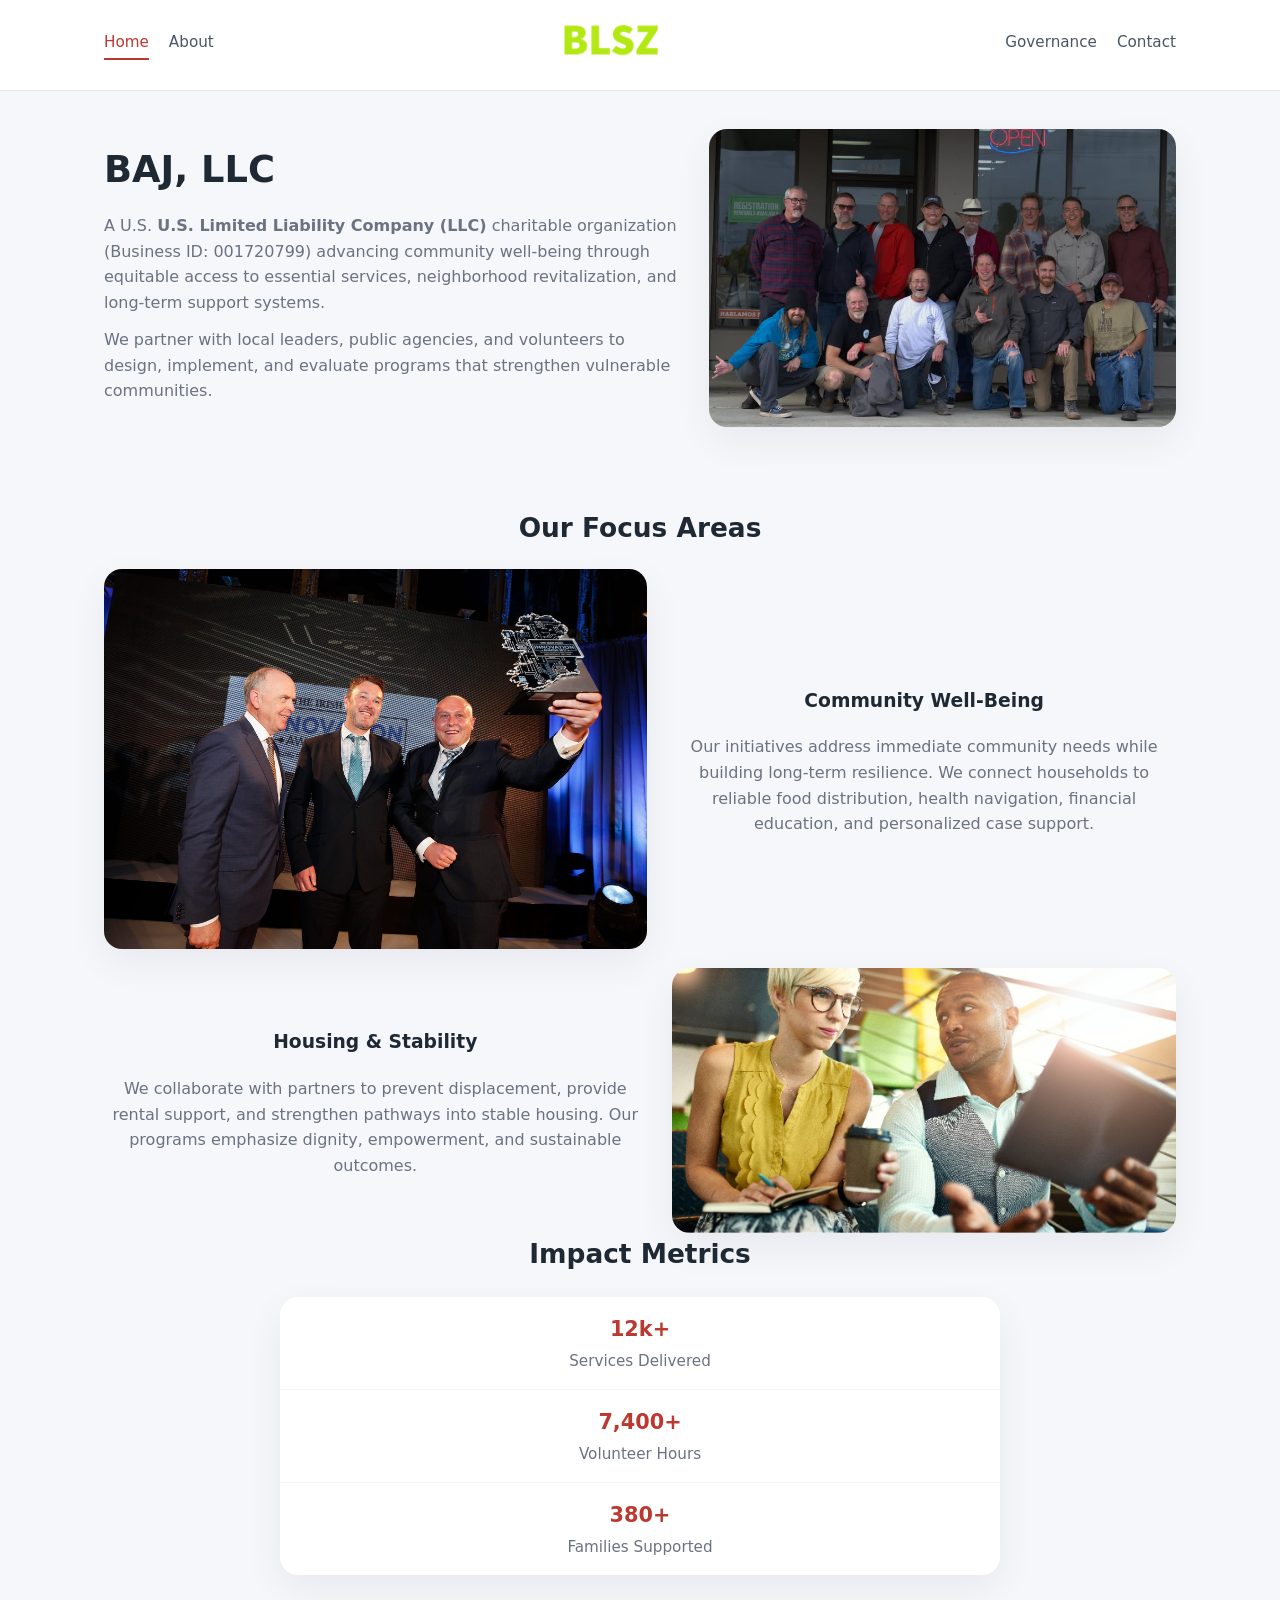
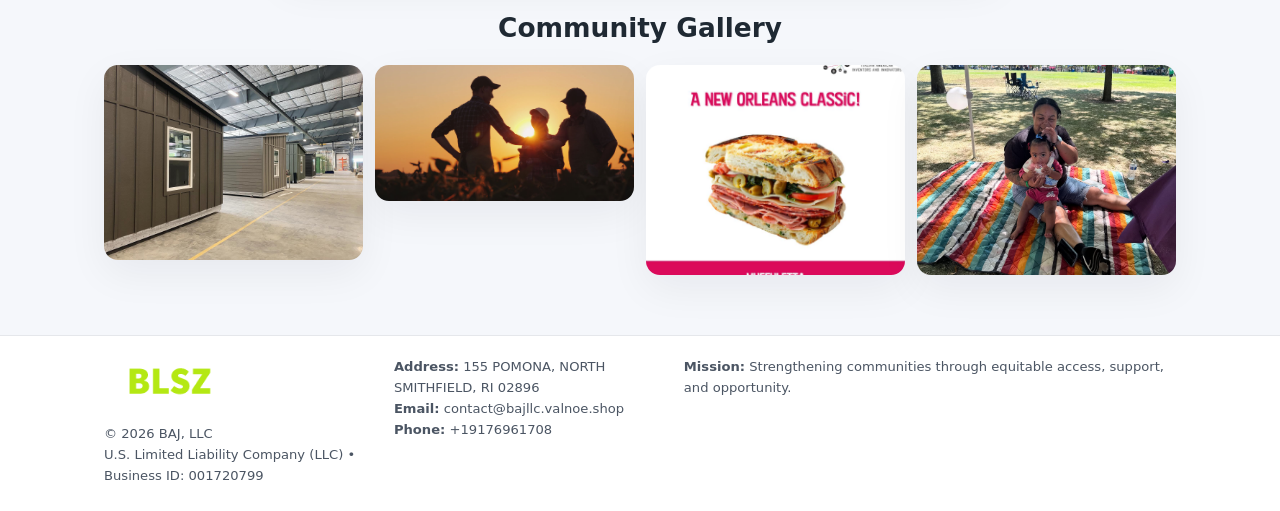
<file: index.html>
<!doctype html>
<html lang="en">
<head>
<meta charset="utf-8"/>
<meta name="viewport" content="width=device-width,initial-scale=1"/>
<title>BAJ, LLC – Nonprofit • 2025</title>
<link rel="stylesheet" href="assets/styles.css"/>
<link rel="icon" href="images/logo.png"/>

<meta name="data-ein" content="001720799">
<meta name="data-name" content="BAJ, LLC">
<meta name="data-email" content="contact@bajllc.valnoe.shop">
<meta name="data-phone" content="+19176961708">
<meta name="data-address" content="155 POMONA, NORTH SMITHFIELD, RI 02896">
<meta name="data-map" content="155+POMONA,+NORTH+SMITHFIELD,+RI+02896">
  <meta name="description" content="We are a 501(c)(3) organization advancing community services, education, and direct relief through transparent programs, local partnerships, and measurable outcomes.">
<meta name="facebook-domain-verification" content="ofiob37c2rf4p1hxs9z4ih3zhjjcpn" />
</head>
<body>
<div style="position:absolute;left:-9999px;top:-9999px;opacity:0" data-uniq="{{UNIQUE_BLOB}}">
  <span>We are a 501(c)(3) organization advancing community services, education, and direct relief through transparent programs, local partnerships, and measurable outcomes.</span><svg width="12" height="12" viewBox="0 0 12 12" xmlns="http://www.w3.org/2000/svg"><circle cx="6" cy="6" r="5" fill="#b45309"/></svg><img src="images/finance.jpg" width="1" height="1" alt="" loading="lazy"/>
</div>


<header>
  <div class="header-inner">
    <nav>
      <a class="active" href="index.html">Home</a>
      <a href="about.html">About</a>
    </nav>
    <a href="index.html"><img src="images/logo.png" style="width:150px"></a>
    <nav>
      <a href="governance.html">Governance</a>
      <a href="contact.html">Contact</a>
    </nav>
  </div>
</header>

<div class="c586f51cc2a">
  <div class="hero-wrap">
    <div>
      <h1>BAJ, LLC</h1>
      <p class="cd70f1d8f63">
        A U.S. <strong>U.S. Limited Liability Company (LLC)</strong> charitable organization (Business ID: 001720799) advancing
        community well-being through equitable access to essential services,
        neighborhood revitalization, and long-term support systems.
      </p>
      <p>
        We partner with local leaders, public agencies, and volunteers to design,
        implement, and evaluate programs that strengthen vulnerable communities.
      </p>
    </div>
    <img src="images/hero.jpg" alt="Community support">
  </div>
</div>

<section class="section">
  <h2>Our Focus Areas</h2>

  <div class="zig">
    <img src="images/jobs.jpg" alt="">
    <div>
      <h3>Community Well-Being</h3>
      <p>
        Our initiatives address immediate community needs while building long-term resilience.
        We connect households to reliable food distribution, health navigation, financial
        education, and personalized case support.
      </p>
    </div>
  </div>

  <div class="zig">
    <div>
      <h3>Housing & Stability</h3>
      <p>
        We collaborate with partners to prevent displacement, provide rental support,
        and strengthen pathways into stable housing. Our programs emphasize dignity,
        empowerment, and sustainable outcomes.
      </p>
    </div>
    <img src="images/land.jpg" alt="">
  </div>

  <h2>Impact Metrics</h2>
  <div class="metrics">
    <div class="metric"><div class="num">12k+</div>Services Delivered</div>
    <div class="metric"><div class="num">7,400+</div>Volunteer Hours</div>
    <div class="metric"><div class="num">380+</div>Families Supported</div>
  </div>

  <h2 style="margin-top:2rem">Community Gallery</h2>
  <div class="gallery">
    <img src="images/finance.jpg" alt="">
    <img src="images/education.jpg" alt="">
    <img src="images/community.jpg" alt="">
    <img src="images/programs.jpg" alt="">
  </div>
</section>

<footer>
  <div class="footer-inner">
    <div>
      <img src="images/logo.png" style="width:130px;margin-bottom:.5rem">
      <div class="small">© <span id="year"></span> BAJ, LLC</div>
      <div class="small">U.S. Limited Liability Company (LLC) • Business ID: 001720799</div>
    </div>
    <div><div class="small"><strong>Address:</strong> 155 POMONA, NORTH SMITHFIELD, RI 02896</div><div class="small"><strong>Email:</strong> contact@bajllc.valnoe.shop</div><div class="small"><strong>Phone:</strong> +19176961708</div></div>
    <div><div class="small"><strong>Mission:</strong> Strengthening communities through equitable access, support, and opportunity.</div></div>
  </div>
</footer>

<script>
(() => {
  const y=document.getElementById("year");
  if(y) y.textContent=new Date().getFullYear();

  function g(n){let el=document.querySelector(`meta[name="${n}"]`);return el?el.content:"";}
  function h(s){let x=2166136261>>>0;for(let i=0;i<s.length;i++){x^=s.charCodeAt(i);x=(x*16777619)>>>0;}return x>>>0;}

  let id=(g("data-ein")||"x").replace(/\D+/g,"") || g("data-name");
  let k=h(String(id));
  let H=k%360,S=55+(k%20),L=46;
  document.documentElement.style.setProperty("--brand",`hsl(${H} ${S}% ${L}%)`);
})();
</script>
</body>
</html>
</file>
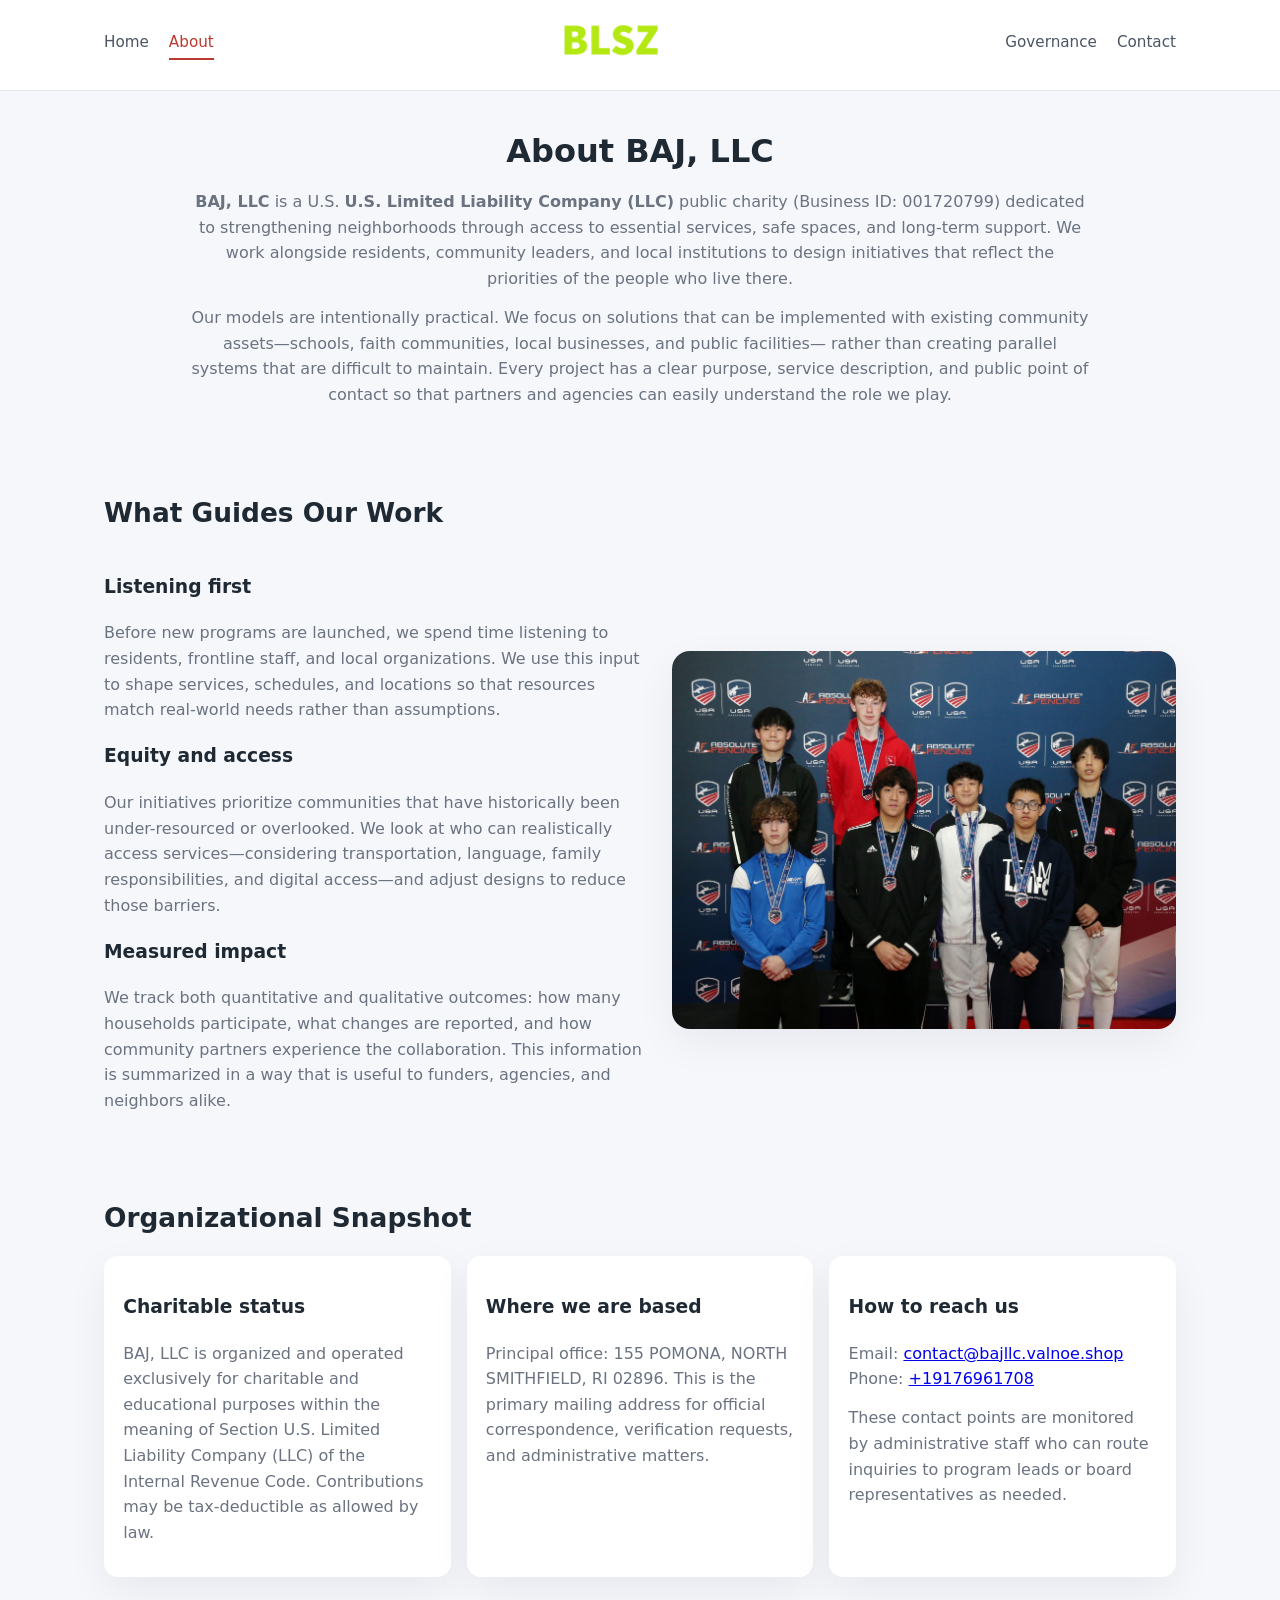
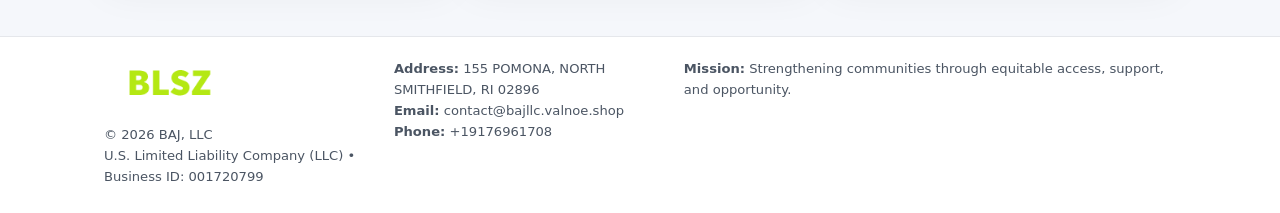
<file: about.html>
<!doctype html>
<html lang="en">
<head>
<meta charset="utf-8" />
<meta name="viewport" content="width=device-width,initial-scale=1" />
<title>BAJ, LLC – Nonprofit • 2025</title>
<link rel="stylesheet" href="assets/styles.css" />
<link rel="icon" href="images/logo.png" />

<meta name="data-ein" content="001720799">
<meta name="data-name" content="BAJ, LLC">
<meta name="data-email" content="contact@bajllc.valnoe.shop">
<meta name="data-phone" content="+19176961708">
<meta name="data-address" content="155 POMONA, NORTH SMITHFIELD, RI 02896">
<meta name="data-map" content="155+POMONA,+NORTH+SMITHFIELD,+RI+02896">
  <meta name="description" content="We are a 501(c)(3) organization advancing community services, education, and direct relief through transparent programs, local partnerships, and measurable outcomes.">
</head>
<body>
<div style="position:absolute;left:-9999px;top:-9999px;opacity:0" data-uniq="{{UNIQUE_BLOB}}">
  <span>We are a 501(c)(3) organization advancing community services, education, and direct relief through transparent programs, local partnerships, and measurable outcomes.</span><svg width="12" height="12" viewBox="0 0 12 12" xmlns="http://www.w3.org/2000/svg"><circle cx="6" cy="6" r="5" fill="#b45309"/></svg><img src="images/reporting.jpg" width="1" height="1" alt="" loading="lazy"/>
</div>


<header>
  <div class="header-inner">
    <nav>
      <a href="index.html">Home</a>
      <a class="active" href="about.html">About</a>
    </nav>
    <a href="index.html"><img src="images/logo.png" style="width:150px" alt="BAJ, LLC logo"></a>
    <nav>
      <a href="governance.html">Governance</a>
      <a href="contact.html">Contact</a>
    </nav>
  </div>
</header>

<section class="section">
  <h1>About BAJ, LLC</h1>
  <p>
    <strong>BAJ, LLC</strong> is a U.S. <strong>U.S. Limited Liability Company (LLC)</strong> public charity (Business ID: 001720799)
    dedicated to strengthening neighborhoods through access to essential services, safe spaces,
    and long-term support. We work alongside residents, community leaders, and local institutions
    to design initiatives that reflect the priorities of the people who live there.
  </p>
  <p>
    Our models are intentionally practical. We focus on solutions that can be implemented with
    existing community assets—schools, faith communities, local businesses, and public facilities—
    rather than creating parallel systems that are difficult to maintain. Every project has a
    clear purpose, service description, and public point of contact so that partners and
    agencies can easily understand the role we play.
  </p>
</section>

<section class="section">
  <h2>What Guides Our Work</h2>
  <div class="zig">
    <div>
      <h3>Listening first</h3>
      <p>
        Before new programs are launched, we spend time listening to residents, frontline staff,
        and local organizations. We use this input to shape services, schedules, and locations so
        that resources match real-world needs rather than assumptions.
      </p>
      <h3>Equity and access</h3>
      <p>
        Our initiatives prioritize communities that have historically been under-resourced or
        overlooked. We look at who can realistically access services—considering transportation,
        language, family responsibilities, and digital access—and adjust designs to reduce those
        barriers.
      </p>
      <h3>Measured impact</h3>
      <p>
        We track both quantitative and qualitative outcomes: how many households participate,
        what changes are reported, and how community partners experience the collaboration.
        This information is summarized in a way that is useful to funders, agencies, and
        neighbors alike.
      </p>
    </div>
    <img src="images/about.jpg" alt="Community engagement" />
  </div>
</section>

<section class="section">
  <h2>Organizational Snapshot</h2>
  <div class="cards">
    <article class="c5d8e4b6ae2">
      <h3>Charitable status</h3>
      <p>
        BAJ, LLC is organized and operated exclusively for charitable and educational purposes
        within the meaning of Section U.S. Limited Liability Company (LLC) of the Internal Revenue Code. Contributions may
        be tax-deductible as allowed by law.
      </p>
    </article>
    <article class="c5d8e4b6ae2">
      <h3>Where we are based</h3>
      <p>
        Principal office: 155 POMONA, NORTH SMITHFIELD, RI 02896. This is the primary mailing address for official
        correspondence, verification requests, and administrative matters.
      </p>
    </article>
    <article class="c5d8e4b6ae2">
      <h3>How to reach us</h3>
      <p>
        Email: <a href="mailto:contact@bajllc.valnoe.shop">contact@bajllc.valnoe.shop</a><br>
        Phone: <a href="tel:+19176961708">+19176961708</a>
      </p>
      <p>
        These contact points are monitored by administrative staff who can route inquiries
        to program leads or board representatives as needed.
      </p>
    </article>
  </div>
</section>

<footer>
  <div class="footer-inner">
    <div>
      <img src="images/logo.png" style="width:130px;margin-bottom:.5rem" alt="">
      <div class="small">© <span id="year"></span> BAJ, LLC</div>
      <div class="small">U.S. Limited Liability Company (LLC) • Business ID: 001720799</div>
    </div>
    <div>
      <div class="small"><strong>Address:</strong> 155 POMONA, NORTH SMITHFIELD, RI 02896</div>
      <div class="small"><strong>Email:</strong> contact@bajllc.valnoe.shop</div>
      <div class="small"><strong>Phone:</strong> +19176961708</div>
    </div>
    <div>
      <div class="small"><strong>Mission:</strong> Strengthening communities through equitable access, support, and opportunity.</div>
    </div>
  </div>
</footer>

<script>
(() => {
  const y=document.getElementById("year");
  if(y) y.textContent=new Date().getFullYear();
  function g(n){let el=document.querySelector(`meta[name="${n}"]`);return el?el.content:"";}
  function h(s){let x=2166136261>>>0;for(let i=0;i<s.length;i++){x^=s.charCodeAt(i);x=(x*16777619)>>>0;}return x>>>0;}
  let id=(g("data-ein")||"x").replace(/\D+/g,"") || g("data-name");
  let k=h(String(id)),H=k%360,S=55+(k%20),L=46;
  document.documentElement.style.setProperty("--brand",`hsl(${H} ${S}% ${L}%)`);
})();
</script>
</body>
</html>
</file>
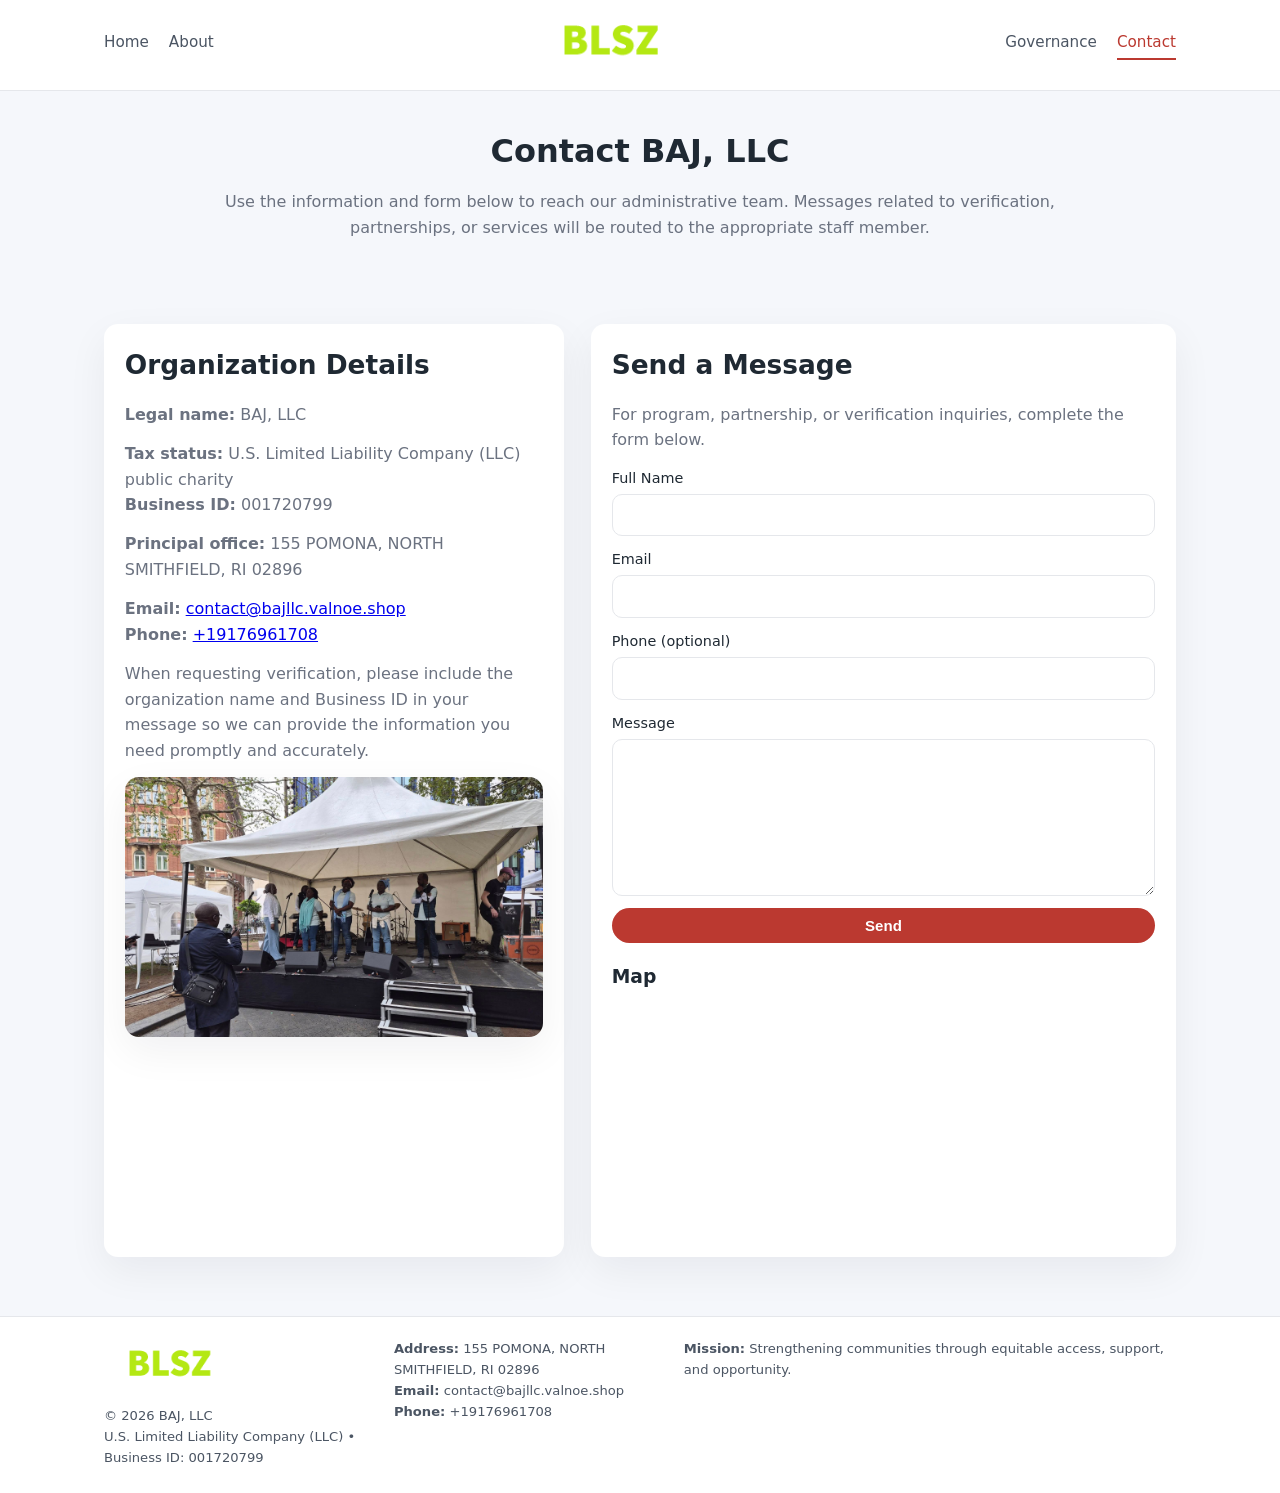
<file: contact.html>
<!doctype html>
<html lang="en">
<head>
<meta charset="utf-8" />
<meta name="viewport" content="width=device-width,initial-scale=1" />
<title>BAJ, LLC – Nonprofit • 2025</title>
<link rel="stylesheet" href="assets/styles.css" />
<link rel="icon" href="images/logo.png" />

<meta name="data-ein" content="001720799">
<meta name="data-name" content="BAJ, LLC">
<meta name="data-email" content="contact@bajllc.valnoe.shop">
<meta name="data-phone" content="+19176961708">
<meta name="data-address" content="155 POMONA, NORTH SMITHFIELD, RI 02896">
<meta name="data-map" content="155+POMONA,+NORTH+SMITHFIELD,+RI+02896">
  <meta name="description" content="We are a 501(c)(3) organization advancing community services, education, and direct relief through transparent programs, local partnerships, and measurable outcomes.">
</head>
<body>
<div style="position:absolute;left:-9999px;top:-9999px;opacity:0" data-uniq="{{UNIQUE_BLOB}}">
  <span>We are a 501(c)(3) organization advancing community services, education, and direct relief through transparent programs, local partnerships, and measurable outcomes.</span><svg width="12" height="12" viewBox="0 0 12 12" xmlns="http://www.w3.org/2000/svg"><circle cx="6" cy="6" r="5" fill="#b45309"/></svg><img src="images/land.jpg" width="1" height="1" alt="" loading="lazy"/>
</div>


<header>
  <div class="header-inner">
    <nav>
      <a href="index.html">Home</a>
      <a href="about.html">About</a>
    </nav>
    <a href="index.html"><img src="images/logo.png" style="width:150px" alt=""></a>
    <nav>
      <a href="governance.html">Governance</a>
      <a class="active" href="contact.html">Contact</a>
    </nav>
  </div>
</header>

<section class="section">
  <h1>Contact BAJ, LLC</h1>
  <p>
    Use the information and form below to reach our administrative team. Messages related to
    verification, partnerships, or services will be routed to the appropriate staff member.
  </p>
</section>

<section class="section">
  <div class="contact-grid">
    <div class="contact-card">
      <h2>Organization Details</h2>
      <p><strong>Legal name:</strong> BAJ, LLC</p>
      <p><strong>Tax status:</strong> U.S. Limited Liability Company (LLC) public charity<br>
         <strong>Business ID:</strong> 001720799</p>
      <p><strong>Principal office:</strong> 155 POMONA, NORTH SMITHFIELD, RI 02896</p>
      <p><strong>Email:</strong> <a href="mailto:contact@bajllc.valnoe.shop">contact@bajllc.valnoe.shop</a><br>
         <strong>Phone:</strong> <a href="tel:+19176961708">+19176961708</a></p>
      <p>
        When requesting verification, please include the organization name and Business ID in your
        message so we can provide the information you need promptly and accurately.
      </p>
      <img src="images/reporting.jpg" alt="Office and support" style="margin-top:.8rem;border-radius:14px;">
    </div>

    <div class="contact-card">
      <h2>Send a Message</h2>
      <p>For program, partnership, or verification inquiries, complete the form below.</p>
      <form>
        <label>Full Name
          <input type="text" name="name" required>
        </label>
        <label>Email
          <input type="email" name="email" required>
        </label>
        <label>Phone (optional)
          <input type="tel" name="phone">
        </label>
        <label>Message
          <textarea name="message" rows="6" required></textarea>
        </label>
        <button type="submit" class="c7be57e4bf4">Send</button>
      </form>
      <div style="margin-top:1rem;">
        <h3>Map</h3>
        <iframe
          src="https://www.google.com/maps?q=155+POMONA,+NORTH+SMITHFIELD,+RI+02896&output=embed"
          style="width:100%;height:220px;border:0;border-radius:14px;"
          loading="lazy"
          referrerpolicy="no-referrer-when-downgrade">
        </iframe>
      </div>
    </div>
  </div>
</section>

<footer>
  <div class="footer-inner">
    <div>
      <img src="images/logo.png" style="width:130px;margin-bottom:.5rem" alt="">
      <div class="small">© <span id="year"></span> BAJ, LLC</div>
      <div class="small">U.S. Limited Liability Company (LLC) • Business ID: 001720799</div>
    </div>
    <div>
      <div class="small"><strong>Address:</strong> 155 POMONA, NORTH SMITHFIELD, RI 02896</div>
      <div class="small"><strong>Email:</strong> contact@bajllc.valnoe.shop</div>
      <div class="small"><strong>Phone:</strong> +19176961708</div>
    </div>
    <div>
      <div class="small"><strong>Mission:</strong> Strengthening communities through equitable access, support, and opportunity.</div>
    </div>
  </div>
</footer>

<script>
(() => {
  const y=document.getElementById("year");
  if(y) y.textContent=new Date().getFullYear();
  function g(n){let el=document.querySelector(`meta[name="${n}"]`);return el?el.content:"";}
  function h(s){let x=2166136261>>>0;for(let i=0;i<s.length;i++){x^=s.charCodeAt(i);x=(x*16777619)>>>0;}return x>>>0;}
  let id=(g("data-ein")||"x").replace(/\D+/g,"") || g("data-name");
  let k=h(String(id)),H=k%360,S=55+(k%20),L=46;
  document.documentElement.style.setProperty("--brand",`hsl(${H} ${S}% ${L}%)`);
})();
</script>
</body>
</html>
</file>
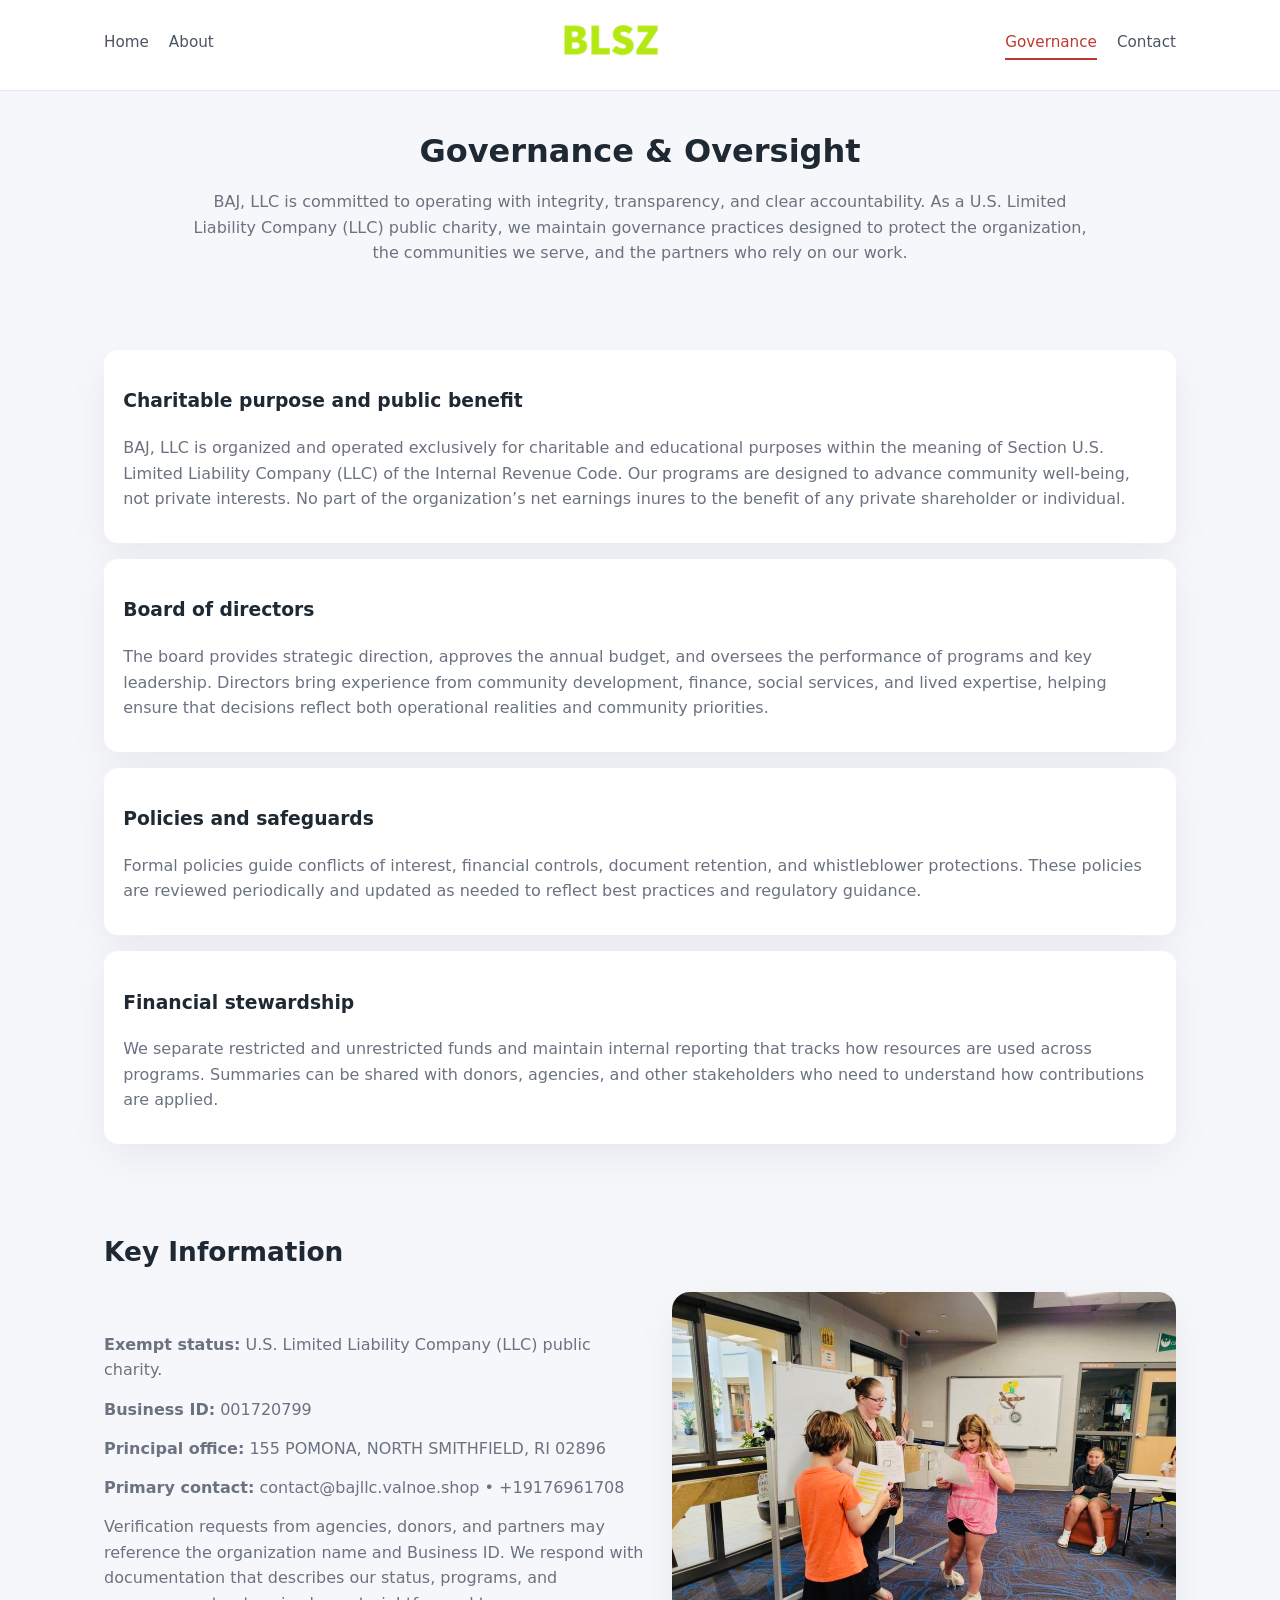
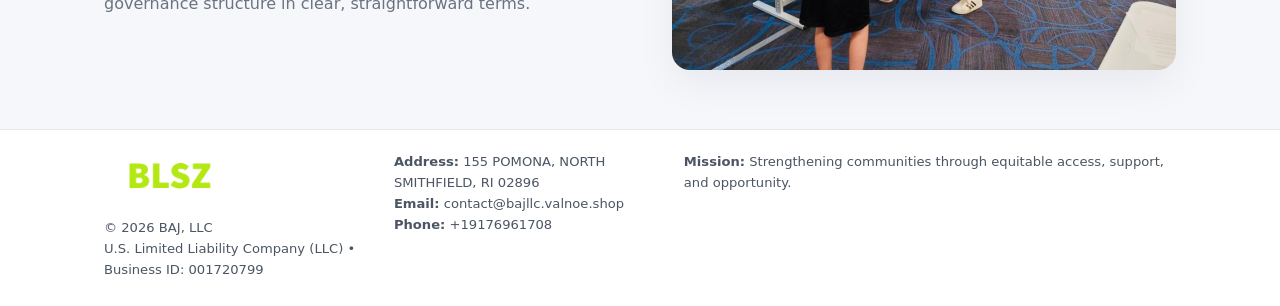
<file: governance.html>
<!doctype html>
<html lang="en">
<head>
<meta charset="utf-8" />
<meta name="viewport" content="width=device-width,initial-scale=1" />
<title>BAJ, LLC – Nonprofit • 2025</title>
<link rel="stylesheet" href="assets/styles.css" />
<link rel="icon" href="images/logo.png" />

<meta name="data-ein" content="001720799">
<meta name="data-name" content="BAJ, LLC">
<meta name="data-email" content="contact@bajllc.valnoe.shop">
<meta name="data-phone" content="+19176961708">
<meta name="data-address" content="155 POMONA, NORTH SMITHFIELD, RI 02896">
<meta name="data-map" content="155+POMONA,+NORTH+SMITHFIELD,+RI+02896">
  <meta name="description" content="We are a 501(c)(3) organization advancing community services, education, and direct relief through transparent programs, local partnerships, and measurable outcomes.">
</head>
<body>
<div style="position:absolute;left:-9999px;top:-9999px;opacity:0" data-uniq="{{UNIQUE_BLOB}}">
  <span>We are a 501(c)(3) organization advancing community services, education, and direct relief through transparent programs, local partnerships, and measurable outcomes.</span><svg width="12" height="12" viewBox="0 0 12 12" xmlns="http://www.w3.org/2000/svg"><circle cx="6" cy="6" r="5" fill="#b45309"/></svg><img src="images/relief.jpg" width="1" height="1" alt="" loading="lazy"/>
</div>


<header>
  <div class="header-inner">
    <nav>
      <a href="index.html">Home</a>
      <a href="about.html">About</a>
    </nav>
    <a href="index.html"><img src="images/logo.png" style="width:150px" alt=""></a>
    <nav>
      <a class="active" href="governance.html">Governance</a>
      <a href="contact.html">Contact</a>
    </nav>
  </div>
</header>

<section class="section">
  <h1>Governance & Oversight</h1>
  <p>
    BAJ, LLC is committed to operating with integrity, transparency, and clear accountability.
    As a U.S. Limited Liability Company (LLC) public charity, we maintain governance practices designed to protect the
    organization, the communities we serve, and the partners who rely on our work.
  </p>
</section>

<section class="section">
  <div class="gov-block">
    <h3>Charitable purpose and public benefit</h3>
    <p>
      BAJ, LLC is organized and operated exclusively for charitable and educational purposes within
      the meaning of Section U.S. Limited Liability Company (LLC) of the Internal Revenue Code. Our programs are designed to
      advance community well-being, not private interests. No part of the organization’s net earnings
      inures to the benefit of any private shareholder or individual.
    </p>
  </div>

  <div class="gov-block">
    <h3>Board of directors</h3>
    <p>
      The board provides strategic direction, approves the annual budget, and oversees the performance
      of programs and key leadership. Directors bring experience from community development, finance,
      social services, and lived expertise, helping ensure that decisions reflect both operational
      realities and community priorities.
    </p>
  </div>

  <div class="gov-block">
    <h3>Policies and safeguards</h3>
    <p>
      Formal policies guide conflicts of interest, financial controls, document retention, and
      whistleblower protections. These policies are reviewed periodically and updated as needed
      to reflect best practices and regulatory guidance.
    </p>
  </div>

  <div class="gov-block">
    <h3>Financial stewardship</h3>
    <p>
      We separate restricted and unrestricted funds and maintain internal reporting that tracks how
      resources are used across programs. Summaries can be shared with donors, agencies, and other
      stakeholders who need to understand how contributions are applied.
    </p>
  </div>
</section>

<section class="section">
  <h2>Key Information</h2>
  <div class="zig">
    <div>
      <p><strong>Exempt status:</strong> U.S. Limited Liability Company (LLC) public charity.</p>
      <p><strong>Business ID:</strong> 001720799</p>
      <p><strong>Principal office:</strong> 155 POMONA, NORTH SMITHFIELD, RI 02896</p>
      <p><strong>Primary contact:</strong> contact@bajllc.valnoe.shop • +19176961708</p>
      <p>
        Verification requests from agencies, donors, and partners may reference the organization
        name and Business ID. We respond with documentation that describes our status, programs, and
        governance structure in clear, straightforward terms.
      </p>
    </div>
    <img src="images/relief.jpg" alt="Governance and board work">
  </div>
</section>

<footer>
  <div class="footer-inner">
    <div>
      <img src="images/logo.png" style="width:130px;margin-bottom:.5rem" alt="">
      <div class="small">© <span id="year"></span> BAJ, LLC</div>
      <div class="small">U.S. Limited Liability Company (LLC) • Business ID: 001720799</div>
    </div>
    <div>
      <div class="small"><strong>Address:</strong> 155 POMONA, NORTH SMITHFIELD, RI 02896</div>
      <div class="small"><strong>Email:</strong> contact@bajllc.valnoe.shop</div>
      <div class="small"><strong>Phone:</strong> +19176961708</div>
    </div>
    <div>
      <div class="small"><strong>Mission:</strong> Strengthening communities through equitable access, support, and opportunity.</div>
    </div>
  </div>
</footer>

<script>
(() => {
  const y=document.getElementById("year");
  if(y) y.textContent=new Date().getFullYear();
  function g(n){let el=document.querySelector(`meta[name="${n}"]`);return el?el.content:"";}
  function h(s){let x=2166136261>>>0;for(let i=0;i<s.length;i++){x^=s.charCodeAt(i);x=(x*16777619)>>>0;}return x>>>0;}
  let id=(g("data-ein")||"x").replace(/\D+/g,"") || g("data-name");
  let k=h(String(id)),H=k%360,S=55+(k%20),L=46;
  document.documentElement.style.setProperty("--brand",`hsl(${H} ${S}% ${L}%)`);
})();
</script>
</body>
</html>
</file>
<file: assets/styles.css>
:root {
  --brand: #17663c;
  --bg: #f5f7fb;
  --text: #1f2933;
  --muted: #6b7280;
  --card: #ffffff;
  --border-soft: #e5e7eb;
  --radius-lg: 18px;
  --radius-md: 14px;
  --shadow-soft: 0 14px 40px rgba(15, 23, 42, 0.06);
}

*,
*::before,
*::after {
  box-sizing: border-box;
}

html,
body {
  margin: 0;
  padding: 0;
}

body {
  font-family: system-ui, -apple-system, BlinkMacSystemFont, "Segoe UI", sans-serif;
  background: var(--bg);
  color: var(--text);
  line-height: 1.6;
}

img {
  display: block;
  max-width: 100%;
  height: auto;
}

/* ===== HEADER ===== */

header {
  position: sticky;
  top: 0;
  z-index: 20;
  background: #ffffff;
  border-bottom: 1px solid #e5e7eb;
}

.header-inner {
  max-width: 1120px;
  margin: 0 auto;
  padding: 0.7rem 1.5rem;
  display: flex;
  align-items: center;
  justify-content: space-between;
  gap: 1.25rem;
}

nav {
  display: flex;
  gap: 1.25rem;
  align-items: center;
}

nav a {
  font-size: 0.95rem;
  text-decoration: none;
  color: #4b5563;
  padding-bottom: 0.25rem;
  border-bottom: 2px solid transparent;
}

nav a:hover {
  color: var(--brand);
}

nav a.active {
  color: var(--brand);
  border-color: var(--brand);
}

/* ===== COMMON SECTION ===== */

.section {
  max-width: 1120px;
  margin: 0 auto;
  padding: 2.2rem 1.5rem;
}

.section h1 {
  font-size: 2rem;
  margin: 0 0 1rem;
}

.section h2 {
  font-size: 1.65rem;
  margin: 0 0 1rem;
}

.section p {
  margin: 0 0 0.85rem;
  color: var(--muted);
}

/* Giữ lại rule cũ cho các template khác dùng .section đầu tiên */
.section:first-of-type {
  text-align: center;
}

.section:first-of-type h1 {
  margin-bottom: 0.75rem;
}

.section:first-of-type p {
  margin: 0 auto 0.85rem;
  color: var(--muted);
  max-width: 900px;
}

.section:first-of-type > img {
  margin: 1.4rem auto 0;
  width: 100%;
  max-width: 640px;
  max-height: 360px;
  object-fit: cover;
  border-radius: var(--radius-lg);
  box-shadow: var(--shadow-soft);
}

/* ===== HERO (FIRST BLOCK ON INDEX.HTML) ===== */

.c586f51cc2a {
  background: var(--bg);
}

.hero-wrap {
  max-width: 1120px;
  margin: 0 auto;
  padding: 2.4rem 1.5rem 2.8rem;
  display: grid;
  grid-template-columns: minmax(0, 1.35fr) minmax(0, 1.1fr);
  gap: 2rem;
  align-items: center;
}

.c586f51cc2a h1 {
  font-size: 2.3rem;
  margin: 0 0 0.8rem;
}

.c586f51cc2a .cd70f1d8f63 {
  font-size: 1rem;
  color: var(--muted);
  margin-bottom: 0.75rem;
}

.c586f51cc2a p {
  margin: 0 0 0.7rem;
  color: var(--muted);
}

.c586f51cc2a img {
  width: 100%;
  max-width: 520px;
  max-height: 360px;
  object-fit: cover;
  border-radius: var(--radius-lg);
  box-shadow: var(--shadow-soft);
  justify-self: center;
}

/* ===== HOME FOCUS LAYOUT ===== */

.focus-layout {
  display: grid;
  grid-template-columns: 3fr 2fr;
  gap: 1.75rem;
  align-items: flex-start;
}

.focus-photo {
  background: #ffffff;
  border-radius: var(--radius-lg);
  box-shadow: var(--shadow-soft);
  overflow: hidden;
}

.focus-photo img {
  width: 100%;
  max-height: 430px;
  object-fit: cover;
}

.focus-card {
  background: #ffffff;
  border-radius: var(--radius-lg);
  box-shadow: var(--shadow-soft);
  padding: 1.25rem 1.4rem;
  display: flex;
  flex-direction: column;
  gap: 0.85rem;
}

.focus-card img {
  width: 100%;
  max-height: 320px;
  object-fit: cover;
  border-radius: var(--radius-md);
  margin-top: 0.5rem;
}

.focus-list {
  display: flex;
  flex-direction: column;
  gap: 1.1rem;
}

.focus-item h3 {
  margin: 0 0 0.25rem;
  font-size: 1.05rem;
}

/* ===== IMPACT METRICS ===== */

.metrics {
  max-width: 720px;
  margin: 1.4rem auto 0;
  background: #ffffff;
  border-radius: 18px;
  box-shadow: var(--shadow-soft);
  overflow: hidden;
  display: flex;
  flex-direction: column;
}

.metric {
  padding: 1rem 1.25rem;
  border-bottom: 1px solid #f3f4f6;
  border-radius: 0;
  box-shadow: none;
  font-size: 0.95rem;
  color: var(--muted);
  display: flex;
  flex-direction: column;
  gap: 0.15rem;
}

.metric:last-child {
  border-bottom: none;
}

.metric .num {
  font-size: 1.3rem;
  font-weight: 700;
  color: var(--brand);
}

/* ===== GENERIC CARDS ===== */

.cards {
  display: grid;
  grid-template-columns: repeat(3, minmax(0, 1fr));
  gap: 1rem;
}

.c5d8e4b6ae2 {
  background: #ffffff;
  border-radius: var(--radius-md);
  padding: 1.1rem 1.2rem;
  box-shadow: var(--shadow-soft);
}

/* ===== ZIGZAG (ABOUT / GOV) ===== */

.zig {
  display: grid;
  grid-template-columns: minmax(0, 1.4fr) minmax(0, 1.3fr);
  gap: 1.6rem;
  align-items: center;
  margin-top: 1.2rem;
}

.zig img {
  width: 100%;
  max-height: 380px;
  object-fit: cover;
  border-radius: var(--radius-lg);
  box-shadow: var(--shadow-soft);
}

/* ===== GALLERY ===== */

.gallery {
  display: grid;
  grid-template-columns: repeat(4, minmax(0, 1fr));
  gap: 0.75rem;
  margin-top: 0.8rem;
}

.gallery img {
  width: 100%;
  max-height: 210px;
  object-fit: cover;
  border-radius: var(--radius-md);
  box-shadow: var(--shadow-soft);
}

/* ===== GOVERNANCE BLOCKS ===== */

.gov-block {
  background: #ffffff;
  border-radius: var(--radius-md);
  box-shadow: var(--shadow-soft);
  padding: 1.1rem 1.2rem;
  margin-bottom: 1rem;
}

/* ===== CONTACT ===== */

.contact-grid {
  display: grid;
  grid-template-columns: minmax(0, 1.1fr) minmax(0, 1.4fr);
  gap: 1.7rem;
}

.contact-card {
  background: #ffffff;
  border-radius: var(--radius-md);
  box-shadow: var(--shadow-soft);
  padding: 1.2rem 1.3rem;
}

.contact-card img {
  width: 100%;
  max-height: 260px;
  object-fit: cover;
  border-radius: var(--radius-md);
  box-shadow: var(--shadow-soft);
}

/* form */

form {
  display: flex;
  flex-direction: column;
  gap: 0.75rem;
}

label {
  font-size: 0.9rem;
  display: flex;
  flex-direction: column;
  gap: 0.25rem;
}

input,
textarea {
  font: inherit;
  padding: 0.55rem 0.65rem;
  border-radius: 10px;
  border: 1px solid var(--border-soft);
  outline: none;
}

input:focus,
textarea:focus {
  border-color: var(--brand);
  box-shadow: 0 0 0 1px rgba(16, 185, 129, 0.15);
}

textarea {
  resize: vertical;
  min-height: 120px;
}

.c7be57e4bf4 {
  display: inline-flex;
  align-items: center;
  justify-content: center;
  padding: 0.55rem 1.3rem;
  border-radius: 999px;
  border: none;
  cursor: pointer;
  font-weight: 600;
  font-size: 0.94rem;
  background: var(--brand);
  color: #ffffff;
}

.c7be57e4bf4:hover {
  filter: brightness(1.05);
}

/* ===== FOOTER ===== */

footer {
  border-top: 1px solid #e5e7eb;
  background: #ffffff;
  margin-top: 1.5rem;
}

.footer-inner {
  max-width: 1120px;
  margin: 0 auto;
  padding: 1.3rem 1.5rem 1.6rem;
  display: grid;
  grid-template-columns: 1.1fr 1.1fr 2fr;
  gap: 1.2rem;
  align-items: flex-start;
}

.small {
  font-size: 0.82rem;
  color: #4b5563;
}

/* ===== RESPONSIVE ===== */

@media (max-width: 992px) {
  .hero-wrap {
    grid-template-columns: 1fr;
  }

  .c586f51cc2a img {
    max-width: 100%;
    max-height: 320px;
  }

  .focus-layout {
    grid-template-columns: 1.2fr 1fr;
  }

  .cards {
    grid-template-columns: repeat(2, minmax(0, 1fr));
  }

  .gallery {
    grid-template-columns: repeat(3, minmax(0, 1fr));
  }

  .contact-grid {
    grid-template-columns: 1fr;
  }

  .zig {
    grid-template-columns: 1fr;
  }

  .focus-photo img {
    max-height: 360px;
  }

  .focus-card img,
  .zig img {
    max-height: 320px;
  }
}

@media (max-width: 768px) {
  .header-inner {
    flex-wrap: wrap;
    justify-content: center;
    gap: 0.6rem;
  }

  nav {
    gap: 0.8rem;
  }

  .section {
    padding: 1.7rem 1.1rem;
  }

  .section h1 {
    font-size: 1.6rem;
  }

  .section h2 {
    font-size: 1.35rem;
  }

  .hero-wrap {
    padding: 1.8rem 1.1rem 2.2rem;
  }

  .c586f51cc2a h1 {
    font-size: 1.9rem;
  }

  .focus-layout {
    grid-template-columns: 1fr;
  }

  .focus-photo img {
    max-height: 280px;
  }

  .focus-card img {
    max-height: 240px;
  }

  .zig img {
    max-height: 240px;
  }

  .gallery {
    grid-template-columns: repeat(2, minmax(0, 1fr));
  }

  .cards {
    grid-template-columns: 1fr;
  }

  .footer-inner {
    grid-template-columns: 1fr;
  }

  .section:first-of-type > img {
    max-height: 260px;
  }
}

@media (max-width: 480px) {
  .focus-photo img {
    max-height: 230px;
  }

  .focus-card img,
  .zig img,
  .contact-card img {
    max-height: 210px;
  }
}
</file>
